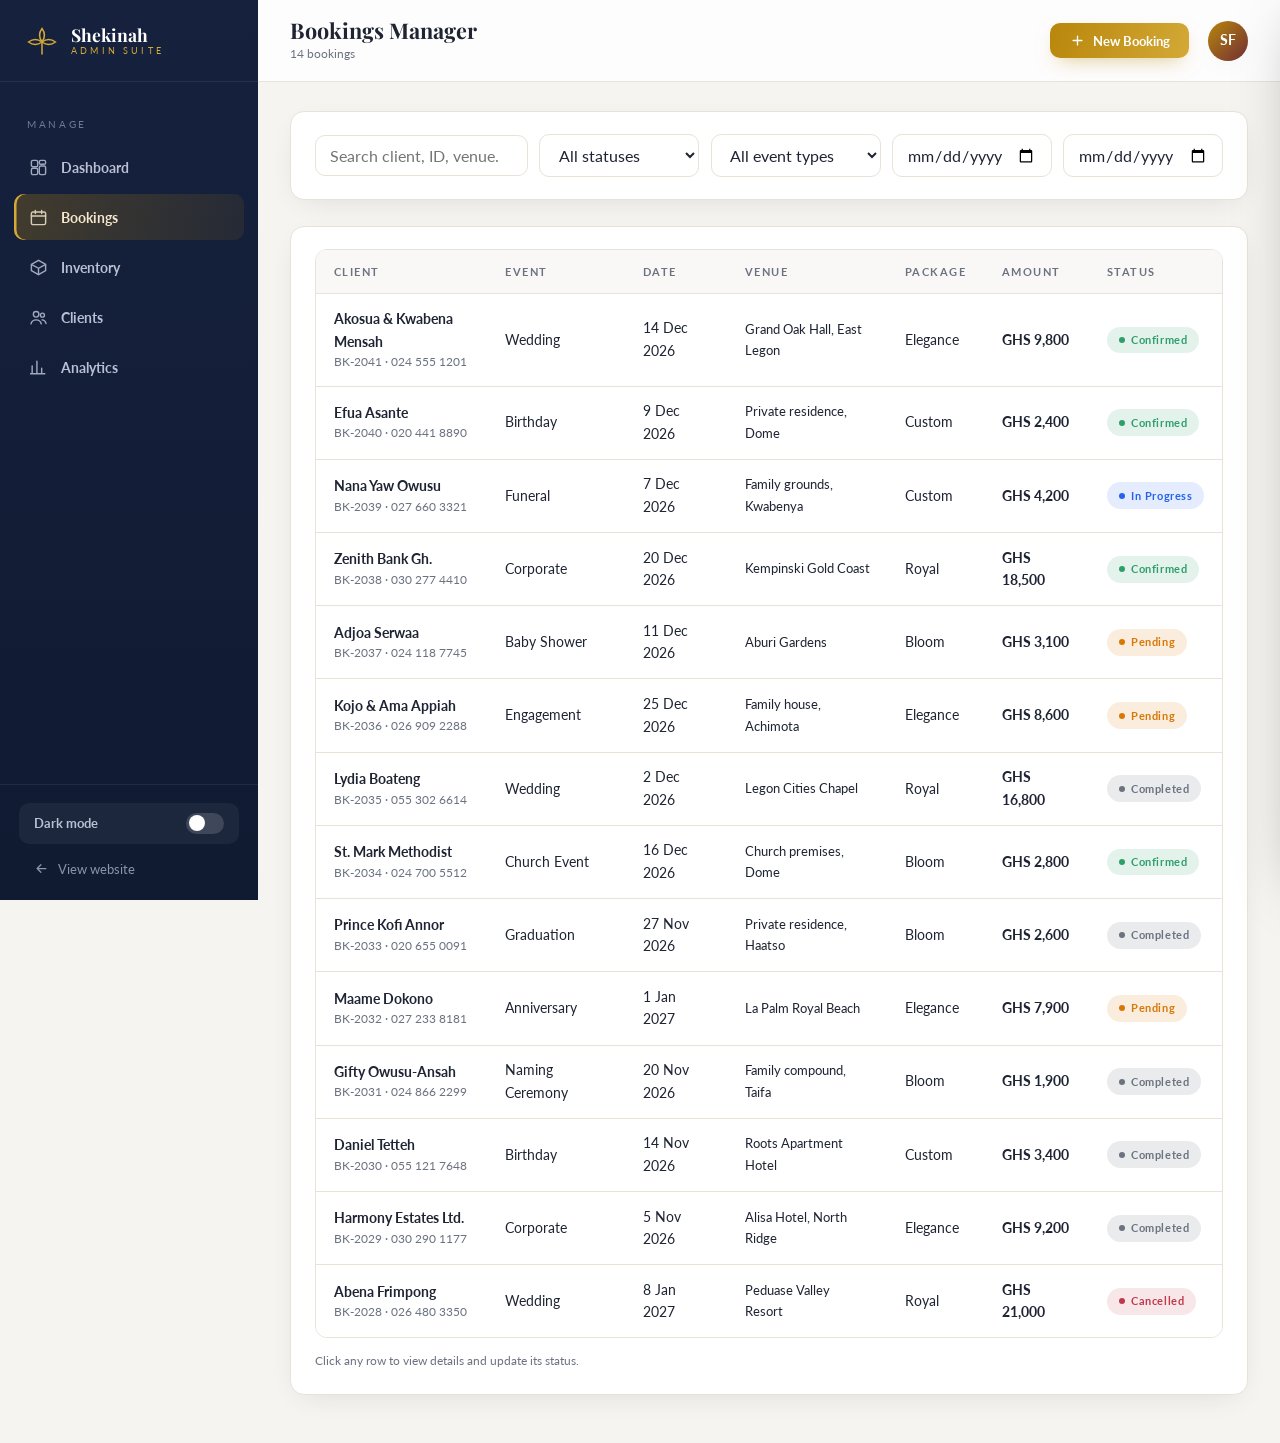
<file: admin/bookings.html>
<!DOCTYPE html>
<html lang="en">
<head>
  <meta charset="UTF-8">
  <meta name="viewport" content="width=device-width, initial-scale=1.0">
  <title>Bookings — Shekinah Admin</title>
  <meta name="robots" content="noindex">
  <link rel="icon" type="image/svg+xml" href="../assets/icons/favicon.svg">
  <link rel="preconnect" href="https://fonts.googleapis.com">
  <link rel="preconnect" href="https://fonts.gstatic.com" crossorigin>
  <link href="https://fonts.googleapis.com/css2?family=Playfair+Display:wght@700;800&family=Lato:wght@400;700&display=swap" rel="stylesheet">
  <link rel="stylesheet" href="../css/admin.css">
  <script>try{var t=localStorage.getItem('sfd-admin-theme');if(t)document.documentElement.setAttribute('data-theme',t);}catch(e){}</script>
</head>
<body class="admin" data-page="bookings">

<div class="admin-shell">

  <!-- Sidebar -->
  <aside class="admin-sidebar">
    <div class="admin-logo">
      <svg viewBox="0 0 48 48" fill="none" stroke="currentColor" stroke-width="2" aria-hidden="true">
        <path d="M24 6c4 5.5 4 12.5 0 18-4-5.5-4-12.5 0-18z"/>
        <path d="M24 24c5.5-4 12.5-4 18 0-5.5 4-12.5 4-18 0z"/>
        <path d="M24 24c-5.5-4-12.5-4-18 0 5.5 4 12.5 4 18 0z"/>
        <path d="M24 24v16" stroke-linecap="round"/>
      </svg>
      <div>
        <div class="admin-logo-name">Shekinah</div>
        <div class="admin-logo-tag">Admin Suite</div>
      </div>
    </div>
    <nav class="admin-nav" aria-label="Admin">
      <div class="admin-nav-label">Manage</div>
      <a href="./dashboard.html"><svg viewBox="0 0 24 24" fill="none" stroke="currentColor" stroke-width="1.8"><rect x="3" y="3" width="8" height="8" rx="2"/><rect x="13" y="3" width="8" height="5" rx="2"/><rect x="13" y="10" width="8" height="11" rx="2"/><rect x="3" y="13" width="8" height="8" rx="2"/></svg>Dashboard</a>
      <a href="./bookings.html" class="is-active"><svg viewBox="0 0 24 24" fill="none" stroke="currentColor" stroke-width="1.8"><rect x="3" y="5" width="18" height="16" rx="2"/><path d="M8 3v4m8-4v4M3 10h18" stroke-linecap="round"/></svg>Bookings</a>
      <a href="./inventory.html"><svg viewBox="0 0 24 24" fill="none" stroke="currentColor" stroke-width="1.8"><path d="M21 8l-9-5-9 5v8l9 5 9-5V8z"/><path d="M3.5 8.5L12 13l8.5-4.5M12 13v8"/></svg>Inventory</a>
      <a href="./clients.html"><svg viewBox="0 0 24 24" fill="none" stroke="currentColor" stroke-width="1.8"><circle cx="9" cy="8" r="3.5"/><path d="M2.5 20c.8-3.2 3.4-5 6.5-5s5.7 1.8 6.5 5" stroke-linecap="round"/><circle cx="17" cy="9" r="2.5"/><path d="M16.5 15c2.6.2 4.4 1.7 5 4.5" stroke-linecap="round"/></svg>Clients</a>
      <a href="./analytics.html"><svg viewBox="0 0 24 24" fill="none" stroke="currentColor" stroke-width="1.8"><path d="M4 20V10m6 10V4m6 16v-7m4 7H2" stroke-linecap="round"/></svg>Analytics</a>
    </nav>
    <div class="admin-sidebar-foot">
      <button class="theme-toggle" type="button">
        <span>Dark mode</span>
        <span class="track"><span class="thumb"></span></span>
      </button>
      <a class="back-to-site" href="../index.html">
        <svg viewBox="0 0 24 24" fill="none" stroke="currentColor" stroke-width="2"><path d="M19 12H5m6-6l-6 6 6 6" stroke-linecap="round" stroke-linejoin="round"/></svg>
        View website
      </a>
    </div>
  </aside>
  <div class="sidebar-backdrop"></div>

  <!-- Main -->
  <div class="admin-main">
    <header class="admin-topbar">
      <button class="sidebar-toggle" aria-label="Open menu"><svg viewBox="0 0 24 24" fill="none" stroke="currentColor" stroke-width="2"><path d="M4 6h16M4 12h16M4 18h16" stroke-linecap="round"/></svg></button>
      <div class="topbar-title">
        <h1>Bookings Manager</h1>
        <p id="bookings-count">—</p>
      </div>
      <div class="topbar-spacer"></div>
      <button class="a-btn a-btn--gold" id="add-booking">
        <svg viewBox="0 0 24 24" fill="none" stroke="currentColor" stroke-width="2.2"><path d="M12 5v14M5 12h14" stroke-linecap="round"/></svg>
        New Booking
      </button>
      <div class="topbar-avatar">SF</div>
    </header>

    <main class="admin-content">

      <!-- Filters -->
      <div class="panel">
        <div class="filter-row">
          <div class="grow"><input class="a-input" id="bk-search" type="search" placeholder="Search client, ID, venue…" aria-label="Search bookings"></div>
          <select class="a-select" id="bk-status" aria-label="Filter by status" style="width:160px;">
            <option value="all">All statuses</option>
            <option>Pending</option>
            <option>Confirmed</option>
            <option>In Progress</option>
            <option>Completed</option>
            <option>Cancelled</option>
          </select>
          <select class="a-select" id="bk-type" aria-label="Filter by event type" style="width:170px;">
            <option value="all">All event types</option>
            <option>Wedding</option>
            <option>Engagement</option>
            <option>Birthday</option>
            <option>Baby Shower</option>
            <option>Naming Ceremony</option>
            <option>Graduation</option>
            <option>Anniversary</option>
            <option>Corporate</option>
            <option>Funeral</option>
            <option>Church Event</option>
          </select>
          <input class="a-input" id="bk-from" type="date" aria-label="From date" style="width:160px;">
          <input class="a-input" id="bk-to" type="date" aria-label="To date" style="width:160px;">
        </div>
      </div>

      <!-- Table -->
      <div class="panel">
        <div class="table-wrap">
          <table class="a-table">
            <thead>
              <tr>
                <th>Client</th><th>Event</th><th>Date</th><th>Venue</th><th>Package</th><th>Amount</th><th>Status</th>
              </tr>
            </thead>
            <tbody id="bookings-body"></tbody>
          </table>
        </div>
        <p class="panel-sub" style="margin-top:0.8rem;">Click any row to view details and update its status.</p>
      </div>

    </main>
  </div>
</div>

<!-- Drawer -->
<div class="a-modal-backdrop" id="drawer-backdrop"></div>
<aside class="a-drawer" id="booking-drawer" role="dialog" aria-label="Booking details">
  <div class="a-drawer-head">
    <h2 id="drawer-title">Booking</h2>
    <button class="a-drawer-close" id="drawer-close" aria-label="Close">
      <svg viewBox="0 0 24 24" fill="none" stroke="currentColor" stroke-width="2.2"><path d="M6 6l12 12M18 6L6 18" stroke-linecap="round"/></svg>
    </button>
  </div>
  <div class="a-drawer-body" id="drawer-body"></div>
</aside>

<script src="../js/admin.js" defer></script>
</body>
</html>
</file>
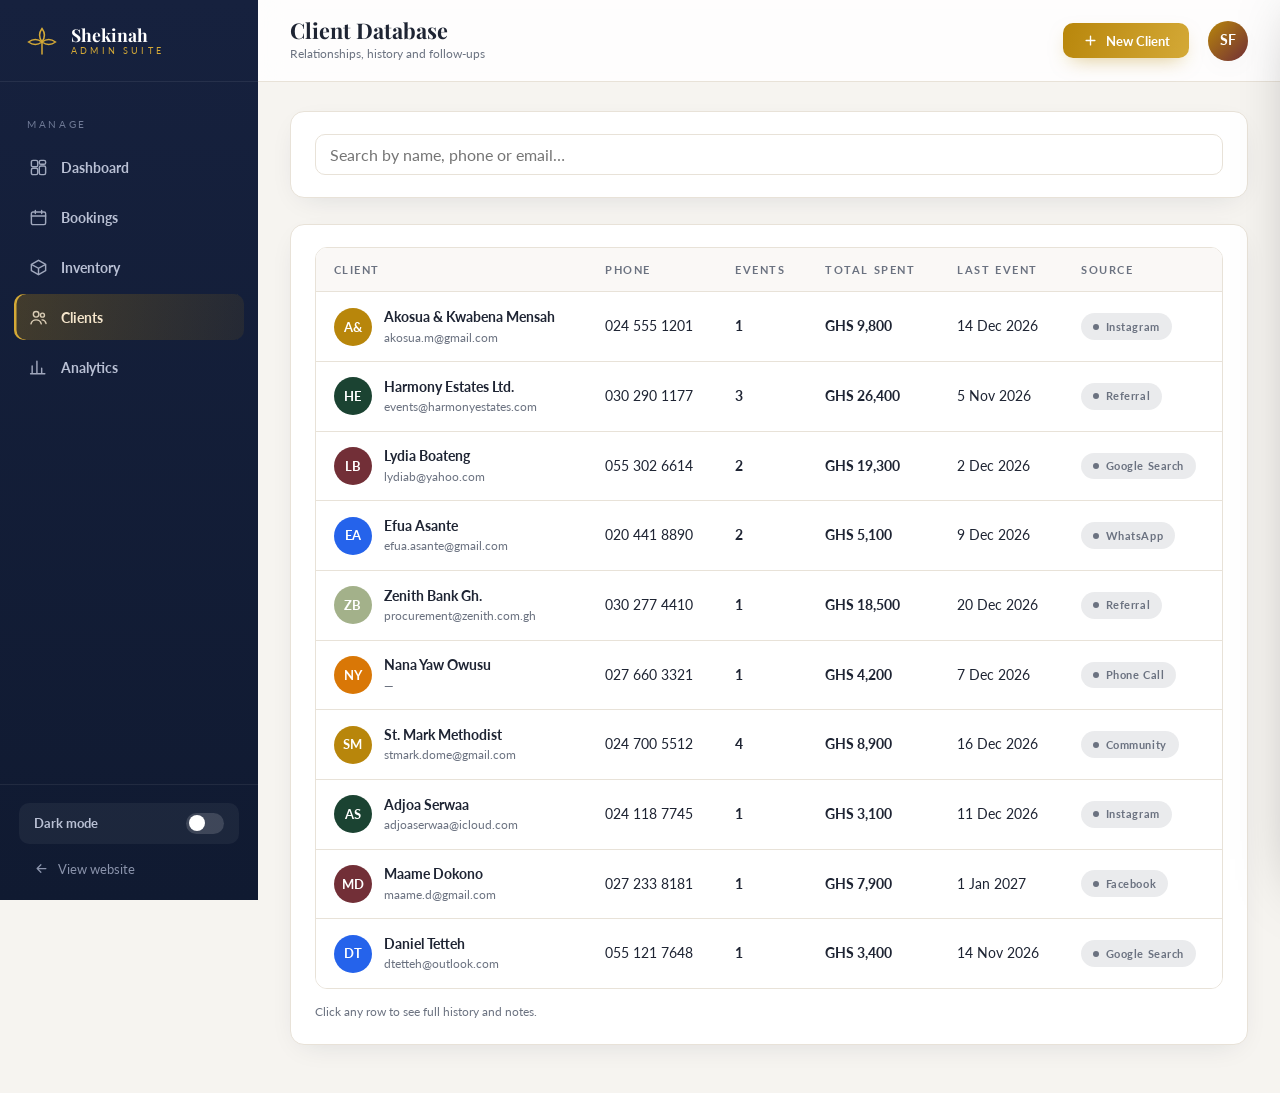
<file: admin/clients.html>
<!DOCTYPE html>
<html lang="en">
<head>
  <meta charset="UTF-8">
  <meta name="viewport" content="width=device-width, initial-scale=1.0">
  <title>Clients — Shekinah Admin</title>
  <meta name="robots" content="noindex">
  <link rel="icon" type="image/svg+xml" href="../assets/icons/favicon.svg">
  <link rel="preconnect" href="https://fonts.googleapis.com">
  <link rel="preconnect" href="https://fonts.gstatic.com" crossorigin>
  <link href="https://fonts.googleapis.com/css2?family=Playfair+Display:wght@700;800&family=Lato:wght@400;700&display=swap" rel="stylesheet">
  <link rel="stylesheet" href="../css/admin.css">
  <script>try{var t=localStorage.getItem('sfd-admin-theme');if(t)document.documentElement.setAttribute('data-theme',t);}catch(e){}</script>
</head>
<body class="admin" data-page="clients">

<div class="admin-shell">

  <!-- Sidebar -->
  <aside class="admin-sidebar">
    <div class="admin-logo">
      <svg viewBox="0 0 48 48" fill="none" stroke="currentColor" stroke-width="2" aria-hidden="true">
        <path d="M24 6c4 5.5 4 12.5 0 18-4-5.5-4-12.5 0-18z"/>
        <path d="M24 24c5.5-4 12.5-4 18 0-5.5 4-12.5 4-18 0z"/>
        <path d="M24 24c-5.5-4-12.5-4-18 0 5.5 4 12.5 4 18 0z"/>
        <path d="M24 24v16" stroke-linecap="round"/>
      </svg>
      <div>
        <div class="admin-logo-name">Shekinah</div>
        <div class="admin-logo-tag">Admin Suite</div>
      </div>
    </div>
    <nav class="admin-nav" aria-label="Admin">
      <div class="admin-nav-label">Manage</div>
      <a href="./dashboard.html"><svg viewBox="0 0 24 24" fill="none" stroke="currentColor" stroke-width="1.8"><rect x="3" y="3" width="8" height="8" rx="2"/><rect x="13" y="3" width="8" height="5" rx="2"/><rect x="13" y="10" width="8" height="11" rx="2"/><rect x="3" y="13" width="8" height="8" rx="2"/></svg>Dashboard</a>
      <a href="./bookings.html"><svg viewBox="0 0 24 24" fill="none" stroke="currentColor" stroke-width="1.8"><rect x="3" y="5" width="18" height="16" rx="2"/><path d="M8 3v4m8-4v4M3 10h18" stroke-linecap="round"/></svg>Bookings</a>
      <a href="./inventory.html"><svg viewBox="0 0 24 24" fill="none" stroke="currentColor" stroke-width="1.8"><path d="M21 8l-9-5-9 5v8l9 5 9-5V8z"/><path d="M3.5 8.5L12 13l8.5-4.5M12 13v8"/></svg>Inventory</a>
      <a href="./clients.html" class="is-active"><svg viewBox="0 0 24 24" fill="none" stroke="currentColor" stroke-width="1.8"><circle cx="9" cy="8" r="3.5"/><path d="M2.5 20c.8-3.2 3.4-5 6.5-5s5.7 1.8 6.5 5" stroke-linecap="round"/><circle cx="17" cy="9" r="2.5"/><path d="M16.5 15c2.6.2 4.4 1.7 5 4.5" stroke-linecap="round"/></svg>Clients</a>
      <a href="./analytics.html"><svg viewBox="0 0 24 24" fill="none" stroke="currentColor" stroke-width="1.8"><path d="M4 20V10m6 10V4m6 16v-7m4 7H2" stroke-linecap="round"/></svg>Analytics</a>
    </nav>
    <div class="admin-sidebar-foot">
      <button class="theme-toggle" type="button">
        <span>Dark mode</span>
        <span class="track"><span class="thumb"></span></span>
      </button>
      <a class="back-to-site" href="../index.html">
        <svg viewBox="0 0 24 24" fill="none" stroke="currentColor" stroke-width="2"><path d="M19 12H5m6-6l-6 6 6 6" stroke-linecap="round" stroke-linejoin="round"/></svg>
        View website
      </a>
    </div>
  </aside>
  <div class="sidebar-backdrop"></div>

  <!-- Main -->
  <div class="admin-main">
    <header class="admin-topbar">
      <button class="sidebar-toggle" aria-label="Open menu"><svg viewBox="0 0 24 24" fill="none" stroke="currentColor" stroke-width="2"><path d="M4 6h16M4 12h16M4 18h16" stroke-linecap="round"/></svg></button>
      <div class="topbar-title">
        <h1>Client Database</h1>
        <p>Relationships, history and follow-ups</p>
      </div>
      <div class="topbar-spacer"></div>
      <button class="a-btn a-btn--gold" id="add-client">
        <svg viewBox="0 0 24 24" fill="none" stroke="currentColor" stroke-width="2.2"><path d="M12 5v14M5 12h14" stroke-linecap="round"/></svg>
        New Client
      </button>
      <div class="topbar-avatar">SF</div>
    </header>

    <main class="admin-content">

      <div class="panel">
        <div class="filter-row">
          <div class="grow"><input class="a-input" id="cl-search" type="search" placeholder="Search by name, phone or email…" aria-label="Search clients"></div>
        </div>
      </div>

      <div class="panel">
        <div class="table-wrap">
          <table class="a-table">
            <thead>
              <tr>
                <th>Client</th><th>Phone</th><th>Events</th><th>Total spent</th><th>Last event</th><th>Source</th>
              </tr>
            </thead>
            <tbody id="clients-body"></tbody>
          </table>
        </div>
        <p class="panel-sub" style="margin-top:0.8rem;">Click any row to see full history and notes.</p>
      </div>

    </main>
  </div>
</div>

<!-- Drawer -->
<div class="a-modal-backdrop" id="drawer-backdrop"></div>
<aside class="a-drawer" id="client-drawer" role="dialog" aria-label="Client details">
  <div class="a-drawer-head">
    <h2 id="drawer-title">Client</h2>
    <button class="a-drawer-close" id="drawer-close" aria-label="Close">
      <svg viewBox="0 0 24 24" fill="none" stroke="currentColor" stroke-width="2.2"><path d="M6 6l12 12M18 6L6 18" stroke-linecap="round"/></svg>
    </button>
  </div>
  <div class="a-drawer-body" id="drawer-body"></div>
</aside>

<script src="../js/admin.js" defer></script>
</body>
</html>
</file>
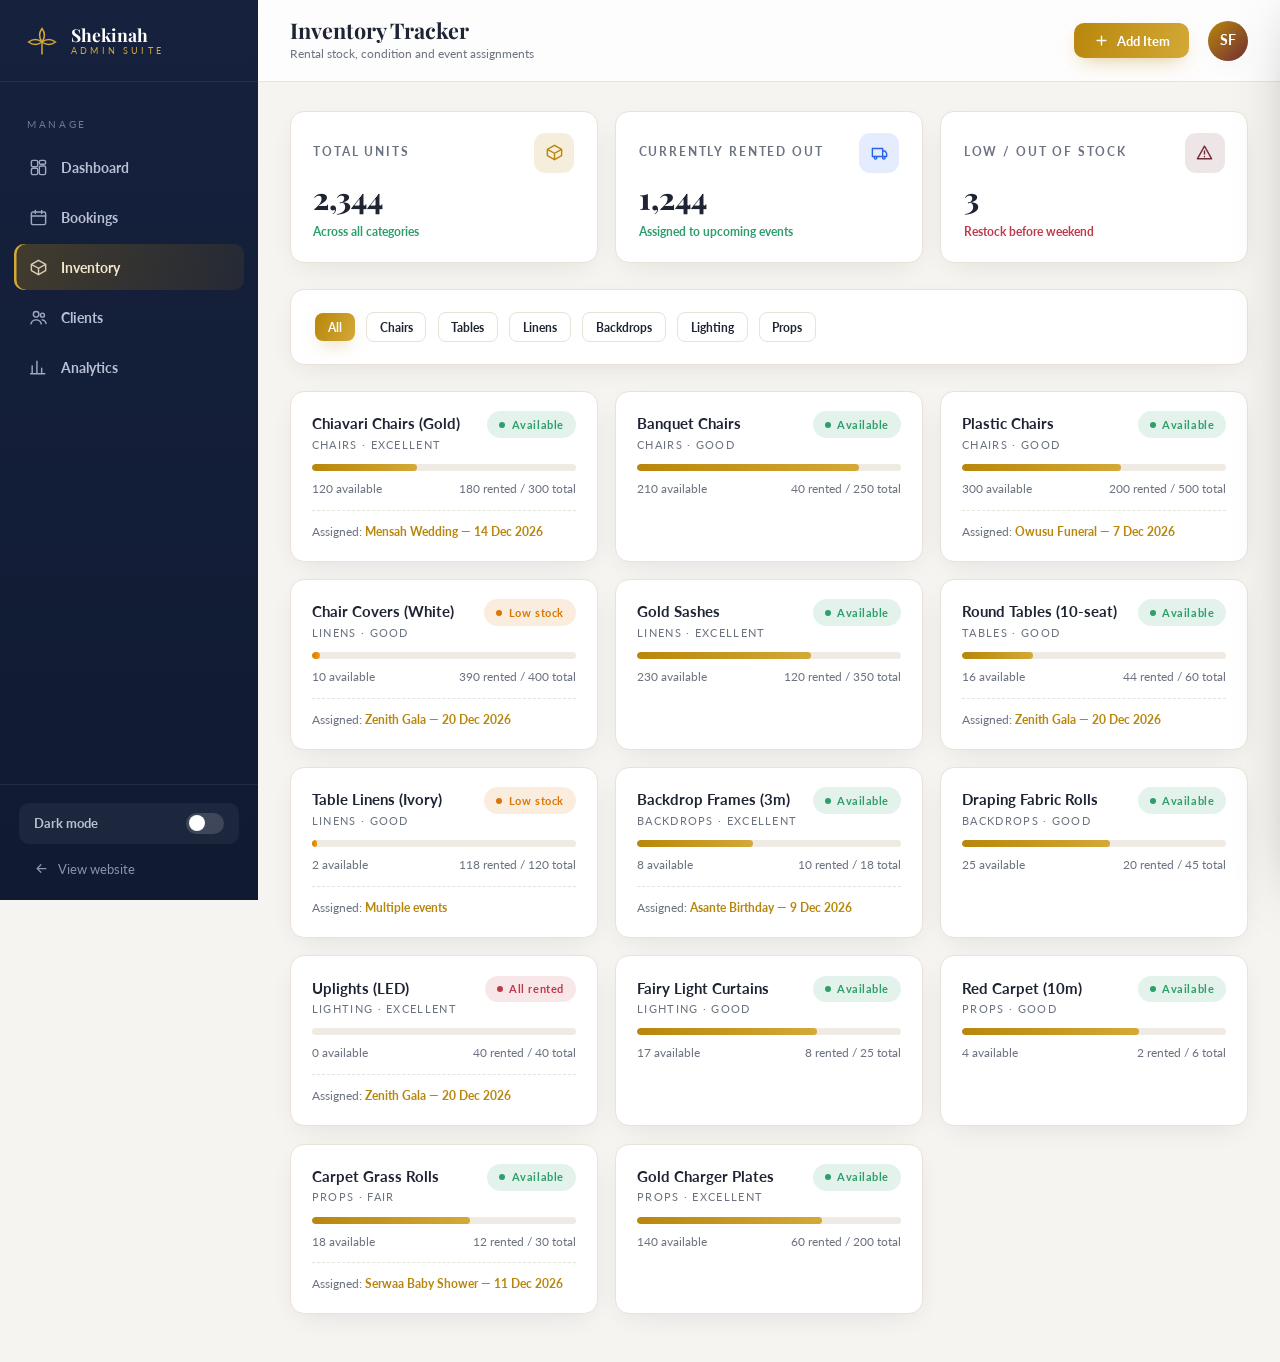
<file: admin/inventory.html>
<!DOCTYPE html>
<html lang="en">
<head>
  <meta charset="UTF-8">
  <meta name="viewport" content="width=device-width, initial-scale=1.0">
  <title>Inventory — Shekinah Admin</title>
  <meta name="robots" content="noindex">
  <link rel="icon" type="image/svg+xml" href="../assets/icons/favicon.svg">
  <link rel="preconnect" href="https://fonts.googleapis.com">
  <link rel="preconnect" href="https://fonts.gstatic.com" crossorigin>
  <link href="https://fonts.googleapis.com/css2?family=Playfair+Display:wght@700;800&family=Lato:wght@400;700&display=swap" rel="stylesheet">
  <link rel="stylesheet" href="../css/admin.css">
  <script>try{var t=localStorage.getItem('sfd-admin-theme');if(t)document.documentElement.setAttribute('data-theme',t);}catch(e){}</script>
</head>
<body class="admin" data-page="inventory">

<div class="admin-shell">

  <!-- Sidebar -->
  <aside class="admin-sidebar">
    <div class="admin-logo">
      <svg viewBox="0 0 48 48" fill="none" stroke="currentColor" stroke-width="2" aria-hidden="true">
        <path d="M24 6c4 5.5 4 12.5 0 18-4-5.5-4-12.5 0-18z"/>
        <path d="M24 24c5.5-4 12.5-4 18 0-5.5 4-12.5 4-18 0z"/>
        <path d="M24 24c-5.5-4-12.5-4-18 0 5.5 4 12.5 4 18 0z"/>
        <path d="M24 24v16" stroke-linecap="round"/>
      </svg>
      <div>
        <div class="admin-logo-name">Shekinah</div>
        <div class="admin-logo-tag">Admin Suite</div>
      </div>
    </div>
    <nav class="admin-nav" aria-label="Admin">
      <div class="admin-nav-label">Manage</div>
      <a href="./dashboard.html"><svg viewBox="0 0 24 24" fill="none" stroke="currentColor" stroke-width="1.8"><rect x="3" y="3" width="8" height="8" rx="2"/><rect x="13" y="3" width="8" height="5" rx="2"/><rect x="13" y="10" width="8" height="11" rx="2"/><rect x="3" y="13" width="8" height="8" rx="2"/></svg>Dashboard</a>
      <a href="./bookings.html"><svg viewBox="0 0 24 24" fill="none" stroke="currentColor" stroke-width="1.8"><rect x="3" y="5" width="18" height="16" rx="2"/><path d="M8 3v4m8-4v4M3 10h18" stroke-linecap="round"/></svg>Bookings</a>
      <a href="./inventory.html" class="is-active"><svg viewBox="0 0 24 24" fill="none" stroke="currentColor" stroke-width="1.8"><path d="M21 8l-9-5-9 5v8l9 5 9-5V8z"/><path d="M3.5 8.5L12 13l8.5-4.5M12 13v8"/></svg>Inventory</a>
      <a href="./clients.html"><svg viewBox="0 0 24 24" fill="none" stroke="currentColor" stroke-width="1.8"><circle cx="9" cy="8" r="3.5"/><path d="M2.5 20c.8-3.2 3.4-5 6.5-5s5.7 1.8 6.5 5" stroke-linecap="round"/><circle cx="17" cy="9" r="2.5"/><path d="M16.5 15c2.6.2 4.4 1.7 5 4.5" stroke-linecap="round"/></svg>Clients</a>
      <a href="./analytics.html"><svg viewBox="0 0 24 24" fill="none" stroke="currentColor" stroke-width="1.8"><path d="M4 20V10m6 10V4m6 16v-7m4 7H2" stroke-linecap="round"/></svg>Analytics</a>
    </nav>
    <div class="admin-sidebar-foot">
      <button class="theme-toggle" type="button">
        <span>Dark mode</span>
        <span class="track"><span class="thumb"></span></span>
      </button>
      <a class="back-to-site" href="../index.html">
        <svg viewBox="0 0 24 24" fill="none" stroke="currentColor" stroke-width="2"><path d="M19 12H5m6-6l-6 6 6 6" stroke-linecap="round" stroke-linejoin="round"/></svg>
        View website
      </a>
    </div>
  </aside>
  <div class="sidebar-backdrop"></div>

  <!-- Main -->
  <div class="admin-main">
    <header class="admin-topbar">
      <button class="sidebar-toggle" aria-label="Open menu"><svg viewBox="0 0 24 24" fill="none" stroke="currentColor" stroke-width="2"><path d="M4 6h16M4 12h16M4 18h16" stroke-linecap="round"/></svg></button>
      <div class="topbar-title">
        <h1>Inventory Tracker</h1>
        <p>Rental stock, condition and event assignments</p>
      </div>
      <div class="topbar-spacer"></div>
      <button class="a-btn a-btn--gold" id="add-item">
        <svg viewBox="0 0 24 24" fill="none" stroke="currentColor" stroke-width="2.2"><path d="M12 5v14M5 12h14" stroke-linecap="round"/></svg>
        Add Item
      </button>
      <div class="topbar-avatar">SF</div>
    </header>

    <main class="admin-content">

      <!-- Summary -->
      <div class="stat-cards">
        <div class="stat-card">
          <div class="stat-card-head">
            <span class="stat-card-label">Total units</span>
            <span class="stat-card-icon gold"><svg viewBox="0 0 24 24" fill="none" stroke="currentColor" stroke-width="1.8"><path d="M21 8l-9-5-9 5v8l9 5 9-5V8z"/><path d="M3.5 8.5L12 13l8.5-4.5M12 13v8"/></svg></span>
          </div>
          <div class="stat-card-value" id="inv-total">0</div>
          <div class="stat-card-delta up">Across all categories</div>
        </div>
        <div class="stat-card">
          <div class="stat-card-head">
            <span class="stat-card-label">Currently rented out</span>
            <span class="stat-card-icon blue"><svg viewBox="0 0 24 24" fill="none" stroke="currentColor" stroke-width="1.8"><path d="M3 7h13v10H3zM16 10h3l2 3v4h-5" stroke-linejoin="round"/><circle cx="7" cy="18.5" r="1.6"/><circle cx="17.5" cy="18.5" r="1.6"/></svg></span>
          </div>
          <div class="stat-card-value" id="inv-out">0</div>
          <div class="stat-card-delta up">Assigned to upcoming events</div>
        </div>
        <div class="stat-card">
          <div class="stat-card-head">
            <span class="stat-card-label">Low / out of stock</span>
            <span class="stat-card-icon wine"><svg viewBox="0 0 24 24" fill="none" stroke="currentColor" stroke-width="1.8"><path d="M12 4l9 16H3l9-16z" stroke-linejoin="round"/><path d="M12 10v4m0 3v.5" stroke-linecap="round"/></svg></span>
          </div>
          <div class="stat-card-value" id="inv-low">0</div>
          <div class="stat-card-delta down">Restock before weekend</div>
        </div>
      </div>

      <!-- Category filter -->
      <div class="panel">
        <div class="filter-row">
          <button class="a-btn a-btn--gold a-btn--sm" data-inv-cat="all">All</button>
          <button class="a-btn a-btn--ghost a-btn--sm" data-inv-cat="Chairs">Chairs</button>
          <button class="a-btn a-btn--ghost a-btn--sm" data-inv-cat="Tables">Tables</button>
          <button class="a-btn a-btn--ghost a-btn--sm" data-inv-cat="Linens">Linens</button>
          <button class="a-btn a-btn--ghost a-btn--sm" data-inv-cat="Backdrops">Backdrops</button>
          <button class="a-btn a-btn--ghost a-btn--sm" data-inv-cat="Lighting">Lighting</button>
          <button class="a-btn a-btn--ghost a-btn--sm" data-inv-cat="Props">Props</button>
        </div>
      </div>

      <!-- Grid -->
      <div class="inv-grid" id="inv-grid"></div>

    </main>
  </div>
</div>

<!-- Add item drawer -->
<div class="a-modal-backdrop" id="drawer-backdrop"></div>
<aside class="a-drawer" id="inv-drawer" role="dialog" aria-label="Add inventory item">
  <div class="a-drawer-head">
    <h2>Add Inventory Item</h2>
    <button class="a-drawer-close" id="drawer-close" aria-label="Close">
      <svg viewBox="0 0 24 24" fill="none" stroke="currentColor" stroke-width="2.2"><path d="M6 6l12 12M18 6L6 18" stroke-linecap="round"/></svg>
    </button>
  </div>
  <div class="a-drawer-body">
    <div class="a-field"><label>Item name</label><input class="a-input" id="ni-name" placeholder="e.g. Chiavari Chairs (Silver)"></div>
    <div class="a-field"><label>Category</label>
      <select class="a-select" id="ni-cat">
        <option>Chairs</option><option>Tables</option><option>Linens</option>
        <option>Backdrops</option><option>Lighting</option><option>Props</option>
      </select>
    </div>
    <div class="a-field"><label>Total quantity</label><input class="a-input" type="number" id="ni-total" placeholder="100" min="1"></div>
    <div class="a-field"><label>Condition</label>
      <select class="a-select" id="ni-cond">
        <option>Excellent</option><option>Good</option><option>Fair</option>
      </select>
    </div>
    <button class="a-btn a-btn--gold" id="inv-save" style="margin-top:0.4rem;">Save Item</button>
  </div>
</aside>

<script src="../js/admin.js" defer></script>
</body>
</html>
</file>
<file: css/admin.css>
/* ============================================================
   SHEKINAH FLORAL DECOR — Admin Dashboard Stylesheet
   Clean, modern management UI · dark sidebar · gold accent
   ============================================================ */

:root {
  --a-sidebar: #16213E;
  --a-sidebar-deep: #101A31;
  --a-bg: #F6F4F0;
  --a-surface: #FFFFFF;
  --a-border: #E8E2D8;
  --a-ink: #1E2433;
  --a-ink-soft: #6B7280;
  --a-gold: #B8860B;
  --a-gold-light: #D4A937;
  --a-emerald: #1B4332;
  --a-sage: #A3B18A;
  --a-wine: #722F37;
  --a-blush: #F2D7D9;
  --a-green: #2E9E6B;
  --a-amber: #D97706;
  --a-red: #C0394B;
  --a-blue: #2563EB;
  --a-radius: 14px;
  --a-shadow: 0 8px 30px -12px rgba(22, 33, 62, 0.14);
  --a-font: 'Lato', 'Segoe UI', sans-serif;
  --a-display: 'Playfair Display', Georgia, serif;
}

[data-theme="dark"] {
  --a-bg: #10141F;
  --a-surface: #1A2030;
  --a-border: #2A3247;
  --a-ink: #EDEAE2;
  --a-ink-soft: #9AA1B2;
  --a-shadow: 0 8px 30px -12px rgba(0, 0, 0, 0.5);
  --a-blush: #3A2A32;
}

* { box-sizing: border-box; margin: 0; padding: 0; }

body.admin {
  font-family: var(--a-font);
  background: var(--a-bg);
  color: var(--a-ink);
  font-size: 0.95rem;
  line-height: 1.6;
  min-height: 100vh;
  transition: background 0.35s ease, color 0.35s ease;
}

a { color: inherit; text-decoration: none; }
ul { list-style: none; }
button { font-family: inherit; cursor: pointer; border: none; background: none; color: inherit; }
input, select, textarea { font-family: inherit; font-size: 0.92rem; }

/* ---------- Layout ---------- */
.admin-shell { display: flex; min-height: 100vh; }

.admin-sidebar {
  width: 258px; flex: none;
  background: linear-gradient(180deg, var(--a-sidebar), var(--a-sidebar-deep));
  color: #C9CFDE;
  display: flex; flex-direction: column;
  position: sticky; top: 0; height: 100vh;
  z-index: 100;
}
.admin-logo {
  display: flex; align-items: center; gap: 0.7rem;
  padding: 1.5rem 1.5rem 1.3rem;
  border-bottom: 1px solid rgba(255, 255, 255, 0.07);
}
.admin-logo svg { width: 36px; height: 36px; color: var(--a-gold-light); flex: none; }
.admin-logo-name { font-family: var(--a-display); font-weight: 700; font-size: 1.1rem; color: #fff; line-height: 1.1; }
.admin-logo-tag { font-size: 0.58rem; letter-spacing: 0.34em; text-transform: uppercase; color: var(--a-gold-light); }

.admin-nav { flex: 1; padding: 1.2rem 0.9rem; display: flex; flex-direction: column; gap: 0.25rem; overflow-y: auto; }
.admin-nav-label {
  font-size: 0.62rem; letter-spacing: 0.26em; text-transform: uppercase;
  color: #6F7A96; padding: 1rem 0.8rem 0.45rem;
}
.admin-nav a {
  display: flex; align-items: center; gap: 0.8rem;
  padding: 0.72rem 0.9rem; border-radius: 10px;
  font-size: 0.9rem; font-weight: 700; color: #B9C0D4;
  transition: background 0.25s ease, color 0.25s ease, transform 0.25s ease;
}
.admin-nav a svg { width: 19px; height: 19px; flex: none; opacity: 0.85; }
.admin-nav a:hover { background: rgba(255, 255, 255, 0.06); color: #fff; transform: translateX(3px); }
.admin-nav a.is-active {
  background: linear-gradient(100deg, rgba(184, 134, 11, 0.28), rgba(184, 134, 11, 0.1));
  color: #F5E6CC;
  box-shadow: inset 2.5px 0 0 var(--a-gold-light);
}

.admin-sidebar-foot { padding: 1.1rem 1.2rem; border-top: 1px solid rgba(255, 255, 255, 0.07); display: flex; flex-direction: column; gap: 0.7rem; }
.theme-toggle {
  display: flex; align-items: center; justify-content: space-between;
  padding: 0.65rem 0.9rem; border-radius: 10px;
  background: rgba(255, 255, 255, 0.05); font-size: 0.82rem; font-weight: 700; color: #B9C0D4;
  transition: background 0.25s;
  width: 100%;
}
.theme-toggle:hover { background: rgba(255, 255, 255, 0.1); }
.theme-toggle .track {
  width: 38px; height: 21px; border-radius: 999px; background: rgba(255, 255, 255, 0.15);
  position: relative; transition: background 0.3s; flex: none;
}
.theme-toggle .thumb {
  position: absolute; top: 2.5px; left: 3px; width: 16px; height: 16px; border-radius: 50%;
  background: #fff; transition: transform 0.3s cubic-bezier(0.22, 1, 0.36, 1);
}
[data-theme="dark"] .theme-toggle .track { background: var(--a-gold); }
[data-theme="dark"] .theme-toggle .thumb { transform: translateX(16px); }
.back-to-site { display: flex; align-items: center; gap: 0.6rem; font-size: 0.8rem; color: #8B94AC; padding: 0.2rem 0.9rem; transition: color 0.25s; }
.back-to-site:hover { color: var(--a-gold-light); }
.back-to-site svg { width: 15px; height: 15px; }

/* ---------- Main column ---------- */
.admin-main { flex: 1; min-width: 0; display: flex; flex-direction: column; }

.admin-topbar {
  display: flex; align-items: center; gap: 1.2rem;
  padding: 1.1rem 2rem;
  background: color-mix(in srgb, var(--a-surface) 82%, transparent);
  backdrop-filter: blur(12px);
  border-bottom: 1px solid var(--a-border);
  position: sticky; top: 0; z-index: 90;
}
.sidebar-toggle { display: none; width: 40px; height: 40px; border-radius: 10px; border: 1px solid var(--a-border); place-items: center; }
.sidebar-toggle svg { width: 18px; height: 18px; }
.topbar-title h1 { font-family: var(--a-display); font-size: 1.35rem; font-weight: 700; line-height: 1.2; }
.topbar-title p { font-size: 0.78rem; color: var(--a-ink-soft); }
.topbar-spacer { flex: 1; }
.topbar-search { position: relative; width: min(300px, 30vw); }
.topbar-search input {
  width: 100%; padding: 0.62rem 1rem 0.62rem 2.4rem;
  border-radius: 10px; border: 1px solid var(--a-border);
  background: var(--a-bg); color: var(--a-ink);
  transition: border-color 0.25s, box-shadow 0.25s;
}
.topbar-search input:focus { outline: none; border-color: var(--a-gold); box-shadow: 0 0 0 3px rgba(184, 134, 11, 0.14); }
.topbar-search svg { position: absolute; left: 0.8rem; top: 50%; transform: translateY(-50%); width: 15px; height: 15px; color: var(--a-ink-soft); }
.topbar-avatar {
  width: 40px; height: 40px; border-radius: 50%; flex: none;
  display: grid; place-items: center; color: #fff; font-weight: 700; font-size: 0.85rem;
  background: linear-gradient(135deg, var(--a-gold), var(--a-wine));
  box-shadow: var(--a-shadow);
}

.admin-content { padding: 1.8rem 2rem 3rem; display: flex; flex-direction: column; gap: 1.6rem; }

/* ---------- Cards & grids ---------- */
.stat-cards { display: grid; grid-template-columns: repeat(auto-fit, minmax(220px, 1fr)); gap: 1.1rem; }
.stat-card {
  background: var(--a-surface); border: 1px solid var(--a-border); border-radius: var(--a-radius);
  padding: 1.3rem 1.4rem; box-shadow: var(--a-shadow);
  display: flex; flex-direction: column; gap: 0.5rem;
  transition: transform 0.35s cubic-bezier(0.22, 1, 0.36, 1), box-shadow 0.35s;
  position: relative; overflow: hidden;
}
.stat-card:hover { transform: translateY(-4px); box-shadow: 0 16px 40px -14px rgba(22, 33, 62, 0.22); }
.stat-card::after {
  content: ''; position: absolute; top: 0; left: 0; right: 0; height: 3px;
  background: linear-gradient(90deg, var(--a-gold), var(--a-gold-light));
  opacity: 0; transition: opacity 0.3s;
}
.stat-card:hover::after { opacity: 1; }
.stat-card-head { display: flex; align-items: center; justify-content: space-between; }
.stat-card-label { font-size: 0.72rem; letter-spacing: 0.16em; text-transform: uppercase; font-weight: 700; color: var(--a-ink-soft); }
.stat-card-icon {
  width: 40px; height: 40px; border-radius: 11px; display: grid; place-items: center; flex: none;
}
.stat-card-icon svg { width: 19px; height: 19px; }
.stat-card-icon.gold { background: rgba(184, 134, 11, 0.14); color: var(--a-gold); }
.stat-card-icon.green { background: rgba(46, 158, 107, 0.14); color: var(--a-green); }
.stat-card-icon.wine { background: rgba(114, 47, 55, 0.12); color: var(--a-wine); }
.stat-card-icon.blue { background: rgba(37, 99, 235, 0.12); color: var(--a-blue); }
.stat-card-value { font-family: var(--a-display); font-size: 1.9rem; font-weight: 800; line-height: 1.1; }
.stat-card-delta { font-size: 0.76rem; font-weight: 700; display: flex; align-items: center; gap: 0.35rem; }
.stat-card-delta.up { color: var(--a-green); }
.stat-card-delta.down { color: var(--a-red); }
.stat-card-delta span { color: var(--a-ink-soft); font-weight: 400; }

.panel {
  background: var(--a-surface); border: 1px solid var(--a-border);
  border-radius: var(--a-radius); box-shadow: var(--a-shadow);
  padding: 1.4rem 1.5rem;
  min-width: 0; /* let panels shrink so wide tables scroll inside .table-wrap */
}
.panel-grid > *, .stat-cards > * { min-width: 0; }
.panel-head { display: flex; align-items: center; justify-content: space-between; gap: 1rem; margin-bottom: 1.1rem; flex-wrap: wrap; }
.panel-title { font-size: 1.02rem; font-weight: 700; }
.panel-sub { font-size: 0.78rem; color: var(--a-ink-soft); }
.panel-grid { display: grid; gap: 1.4rem; }
.panel-grid--2 { grid-template-columns: 1.6fr 1fr; }
.panel-grid--2eq { grid-template-columns: 1fr 1fr; }

.chart-box { position: relative; height: 300px; }
.chart-box--sm { height: 250px; }

/* ---------- Buttons ---------- */
.a-btn {
  display: inline-flex; align-items: center; gap: 0.5rem;
  padding: 0.62rem 1.2rem; border-radius: 10px;
  font-size: 0.83rem; font-weight: 700;
  transition: all 0.25s ease; white-space: nowrap;
}
.a-btn svg { width: 15px; height: 15px; }
.a-btn--gold { background: linear-gradient(110deg, var(--a-gold), var(--a-gold-light)); color: #fff; box-shadow: 0 8px 20px -8px rgba(184, 134, 11, 0.5); }
.a-btn--gold:hover { transform: translateY(-2px); box-shadow: 0 12px 26px -8px rgba(184, 134, 11, 0.6); }
.a-btn--ghost { border: 1px solid var(--a-border); color: var(--a-ink); background: var(--a-surface); }
.a-btn--ghost:hover { border-color: var(--a-gold); color: var(--a-gold); }
.a-btn--danger { background: rgba(192, 57, 75, 0.1); color: var(--a-red); }
.a-btn--danger:hover { background: var(--a-red); color: #fff; }
.a-btn--sm { padding: 0.4rem 0.8rem; font-size: 0.74rem; border-radius: 8px; }

/* ---------- Filters row ---------- */
.filter-row { display: flex; flex-wrap: wrap; gap: 0.7rem; align-items: center; }
.filter-row .grow { flex: 1; min-width: 180px; }
.a-input, .a-select {
  width: 100%; padding: 0.62rem 0.9rem; border-radius: 10px;
  border: 1px solid var(--a-border); background: var(--a-surface); color: var(--a-ink);
  font-size: 1rem;
  transition: border-color 0.25s, box-shadow 0.25s;
}
.a-input:focus, .a-select:focus { outline: none; border-color: var(--a-gold); box-shadow: 0 0 0 3px rgba(184, 134, 11, 0.14); }
.a-select { cursor: pointer; }

/* ---------- Table ---------- */
.table-wrap { overflow-x: auto; border-radius: 12px; border: 1px solid var(--a-border); }
.a-table { width: 100%; border-collapse: collapse; min-width: 760px; background: var(--a-surface); }
.a-table th {
  text-align: left; padding: 0.8rem 1.1rem;
  font-size: 0.68rem; letter-spacing: 0.14em; text-transform: uppercase;
  color: var(--a-ink-soft); border-bottom: 1px solid var(--a-border);
  background: color-mix(in srgb, var(--a-bg) 60%, var(--a-surface));
  white-space: nowrap;
}
.a-table td { padding: 0.85rem 1.1rem; border-bottom: 1px solid var(--a-border); font-size: 0.88rem; vertical-align: middle; }
.a-table tbody tr { transition: background 0.2s; cursor: pointer; }
.a-table tbody tr:hover { background: color-mix(in srgb, var(--a-gold) 5%, var(--a-surface)); }
.a-table tbody tr:last-child td { border-bottom: none; }
.a-table .cell-strong { font-weight: 700; }
.a-table .cell-sub { display: block; font-size: 0.74rem; color: var(--a-ink-soft); }
.a-table .num { font-variant-numeric: tabular-nums; font-weight: 700; }

.empty-row td { text-align: center; padding: 2.4rem; color: var(--a-ink-soft); font-style: italic; cursor: default; }

/* ---------- Badges ---------- */
.badge {
  display: inline-flex; align-items: center; gap: 0.4rem;
  padding: 0.28rem 0.75rem; border-radius: 999px;
  font-size: 0.7rem; font-weight: 700; letter-spacing: 0.05em; white-space: nowrap;
}
.badge::before { content: ''; width: 6px; height: 6px; border-radius: 50%; background: currentColor; }
.badge--confirmed { background: rgba(46, 158, 107, 0.13); color: var(--a-green); }
.badge--pending { background: rgba(217, 119, 6, 0.13); color: var(--a-amber); }
.badge--progress { background: rgba(37, 99, 235, 0.12); color: var(--a-blue); }
.badge--completed { background: rgba(107, 114, 128, 0.14); color: var(--a-ink-soft); }
.badge--cancelled { background: rgba(192, 57, 75, 0.12); color: var(--a-red); }
.badge--available { background: rgba(46, 158, 107, 0.13); color: var(--a-green); }
.badge--low { background: rgba(217, 119, 6, 0.13); color: var(--a-amber); }
.badge--out { background: rgba(192, 57, 75, 0.12); color: var(--a-red); }

/* ---------- Timeline (upcoming events) ---------- */
.mini-timeline { display: flex; flex-direction: column; }
.mini-timeline li { display: flex; gap: 1rem; padding: 0.75rem 0; border-bottom: 1px dashed var(--a-border); }
.mini-timeline li:last-child { border-bottom: none; }
.mini-date {
  flex: none; width: 52px; height: 52px; border-radius: 12px;
  display: flex; flex-direction: column; align-items: center; justify-content: center;
  background: rgba(184, 134, 11, 0.12); color: var(--a-gold);
}
.mini-date .d { font-family: var(--a-display); font-weight: 800; font-size: 1.15rem; line-height: 1; }
.mini-date .m { font-size: 0.6rem; letter-spacing: 0.18em; text-transform: uppercase; }
.mini-info { min-width: 0; }
.mini-info .t { font-weight: 700; font-size: 0.9rem; white-space: nowrap; overflow: hidden; text-overflow: ellipsis; }
.mini-info .s { font-size: 0.76rem; color: var(--a-ink-soft); }

/* ---------- Inventory grid ---------- */
.inv-grid { display: grid; grid-template-columns: repeat(auto-fill, minmax(240px, 1fr)); gap: 1.1rem; }
.inv-card {
  background: var(--a-surface); border: 1px solid var(--a-border); border-radius: var(--a-radius);
  padding: 1.2rem 1.3rem; box-shadow: var(--a-shadow);
  transition: transform 0.3s cubic-bezier(0.22, 1, 0.36, 1), box-shadow 0.3s;
}
.inv-card:hover { transform: translateY(-3px); }
.inv-card-head { display: flex; justify-content: space-between; align-items: flex-start; gap: 0.6rem; margin-bottom: 0.6rem; }
.inv-name { font-weight: 700; font-size: 0.95rem; }
.inv-cat { font-size: 0.68rem; letter-spacing: 0.12em; text-transform: uppercase; color: var(--a-ink-soft); }
.inv-bar { height: 7px; border-radius: 999px; background: color-mix(in srgb, var(--a-border) 70%, transparent); overflow: hidden; margin: 0.7rem 0 0.5rem; }
.inv-bar span { display: block; height: 100%; border-radius: 999px; background: linear-gradient(90deg, var(--a-gold), var(--a-gold-light)); transition: width 0.8s cubic-bezier(0.22, 1, 0.36, 1); }
.inv-bar.warn span { background: linear-gradient(90deg, var(--a-amber), #F59E0B); }
.inv-bar.danger span { background: linear-gradient(90deg, var(--a-red), #E05563); }
.inv-meta { display: flex; justify-content: space-between; font-size: 0.76rem; color: var(--a-ink-soft); }
.inv-assign { margin-top: 0.7rem; padding-top: 0.7rem; border-top: 1px dashed var(--a-border); font-size: 0.76rem; color: var(--a-ink-soft); }
.inv-assign strong { color: var(--a-gold); }

/* ---------- Modal / drawer ---------- */
.a-modal-backdrop {
  position: fixed; inset: 0; z-index: 500;
  background: rgba(16, 20, 31, 0.55); backdrop-filter: blur(5px);
  opacity: 0; visibility: hidden; transition: opacity 0.35s, visibility 0.35s;
}
.a-modal-backdrop.is-open { opacity: 1; visibility: visible; }
.a-drawer {
  position: fixed; top: 0; right: 0; bottom: 0; z-index: 510;
  width: min(460px, 94vw);
  background: var(--a-surface); border-left: 1px solid var(--a-border);
  box-shadow: -20px 0 60px -20px rgba(0, 0, 0, 0.35);
  transform: translateX(105%); transition: transform 0.45s cubic-bezier(0.22, 1, 0.36, 1);
  display: flex; flex-direction: column;
}
.a-drawer.is-open { transform: translateX(0); }
.a-drawer-head {
  display: flex; align-items: center; justify-content: space-between; gap: 1rem;
  padding: 1.3rem 1.5rem; border-bottom: 1px solid var(--a-border);
}
.a-drawer-head h2 { font-family: var(--a-display); font-size: 1.2rem; }
.a-drawer-close { width: 36px; height: 36px; border-radius: 9px; display: grid; place-items: center; border: 1px solid var(--a-border); transition: all 0.25s; }
.a-drawer-close:hover { border-color: var(--a-red); color: var(--a-red); }
.a-drawer-close svg { width: 15px; height: 15px; }
.a-drawer-body { flex: 1; overflow-y: auto; padding: 1.5rem; display: flex; flex-direction: column; gap: 1.1rem; }
.a-drawer-foot { padding: 1.1rem 1.5rem; border-top: 1px solid var(--a-border); display: flex; gap: 0.7rem; justify-content: flex-end; }

.detail-list { display: flex; flex-direction: column; gap: 0.65rem; }
.detail-list li { display: flex; justify-content: space-between; gap: 1rem; font-size: 0.88rem; padding-bottom: 0.65rem; border-bottom: 1px dashed var(--a-border); }
.detail-list li span:first-child { color: var(--a-ink-soft); }
.detail-list li span:last-child { font-weight: 700; text-align: right; }

.a-field { display: flex; flex-direction: column; gap: 0.35rem; }
.a-field label { font-size: 0.74rem; font-weight: 700; letter-spacing: 0.08em; text-transform: uppercase; color: var(--a-ink-soft); }

/* ---------- Heatmap ---------- */
.heatmap { display: grid; grid-template-columns: auto repeat(12, minmax(30px, 1fr)); gap: 5px; align-items: center; font-size: 0.68rem; overflow-x: auto; padding-bottom: 0.4rem; }
.heatmap .hm-label { color: var(--a-ink-soft); padding-right: 0.5rem; font-weight: 700; white-space: nowrap; }
.heatmap .hm-cell {
  aspect-ratio: 1.4; border-radius: 5px; background: var(--a-gold);
  transition: transform 0.2s; position: relative;
}
.heatmap .hm-cell:hover { transform: scale(1.15); z-index: 2; }
.heatmap .hm-month { text-align: center; color: var(--a-ink-soft); font-weight: 700; }
.hm-legend { display: flex; align-items: center; gap: 0.4rem; margin-top: 0.9rem; font-size: 0.7rem; color: var(--a-ink-soft); justify-content: flex-end; }
.hm-legend i { width: 14px; height: 14px; border-radius: 4px; background: var(--a-gold); display: inline-block; }

/* ---------- Toast ---------- */
.a-toast {
  position: fixed; bottom: 1.6rem; left: 50%; transform: translate(-50%, 140%);
  z-index: 600; padding: 0.85rem 1.5rem; border-radius: 12px;
  background: var(--a-sidebar); color: #fff; font-size: 0.86rem; font-weight: 700;
  box-shadow: 0 18px 44px -12px rgba(0, 0, 0, 0.4);
  transition: transform 0.45s cubic-bezier(0.22, 1, 0.36, 1);
  display: flex; align-items: center; gap: 0.6rem;
}
.a-toast.is-shown { transform: translate(-50%, 0); }
.a-toast svg { width: 16px; height: 16px; color: var(--a-gold-light); }

/* ---------- Client cards ---------- */
.client-avatar {
  width: 38px; height: 38px; border-radius: 50%; flex: none;
  display: grid; place-items: center; color: #fff; font-weight: 700; font-size: 0.8rem;
}
.cell-with-avatar { display: flex; align-items: center; gap: 0.8rem; }

/* ---------- Responsive ---------- */
@media (max-width: 1180px) {
  .panel-grid--2, .panel-grid--2eq { grid-template-columns: 1fr; }
}
@media (max-width: 900px) {
  .admin-sidebar {
    position: fixed; left: 0; top: 0; bottom: 0; height: 100vh;
    transform: translateX(-105%); transition: transform 0.45s cubic-bezier(0.22, 1, 0.36, 1);
    box-shadow: 24px 0 60px -20px rgba(0, 0, 0, 0.4);
  }
  .admin-sidebar.is-open { transform: translateX(0); }
  .sidebar-toggle { display: grid; }
  .admin-topbar { padding: 0.9rem 1.1rem; }
  .admin-content { padding: 1.2rem 1.1rem 2.4rem; }
  .topbar-search { display: none; }
  .sidebar-backdrop {
    position: fixed; inset: 0; z-index: 95; background: rgba(16, 20, 31, 0.5);
    opacity: 0; visibility: hidden; transition: opacity 0.35s, visibility 0.35s;
  }
  .sidebar-backdrop.is-open { opacity: 1; visibility: visible; }
}
@media (min-width: 901px) {
  .sidebar-backdrop { display: none; }
}

@media (prefers-reduced-motion: reduce) {
  *, *::before, *::after { animation-duration: 0.01ms !important; transition-duration: 0.01ms !important; }
}
</file>
